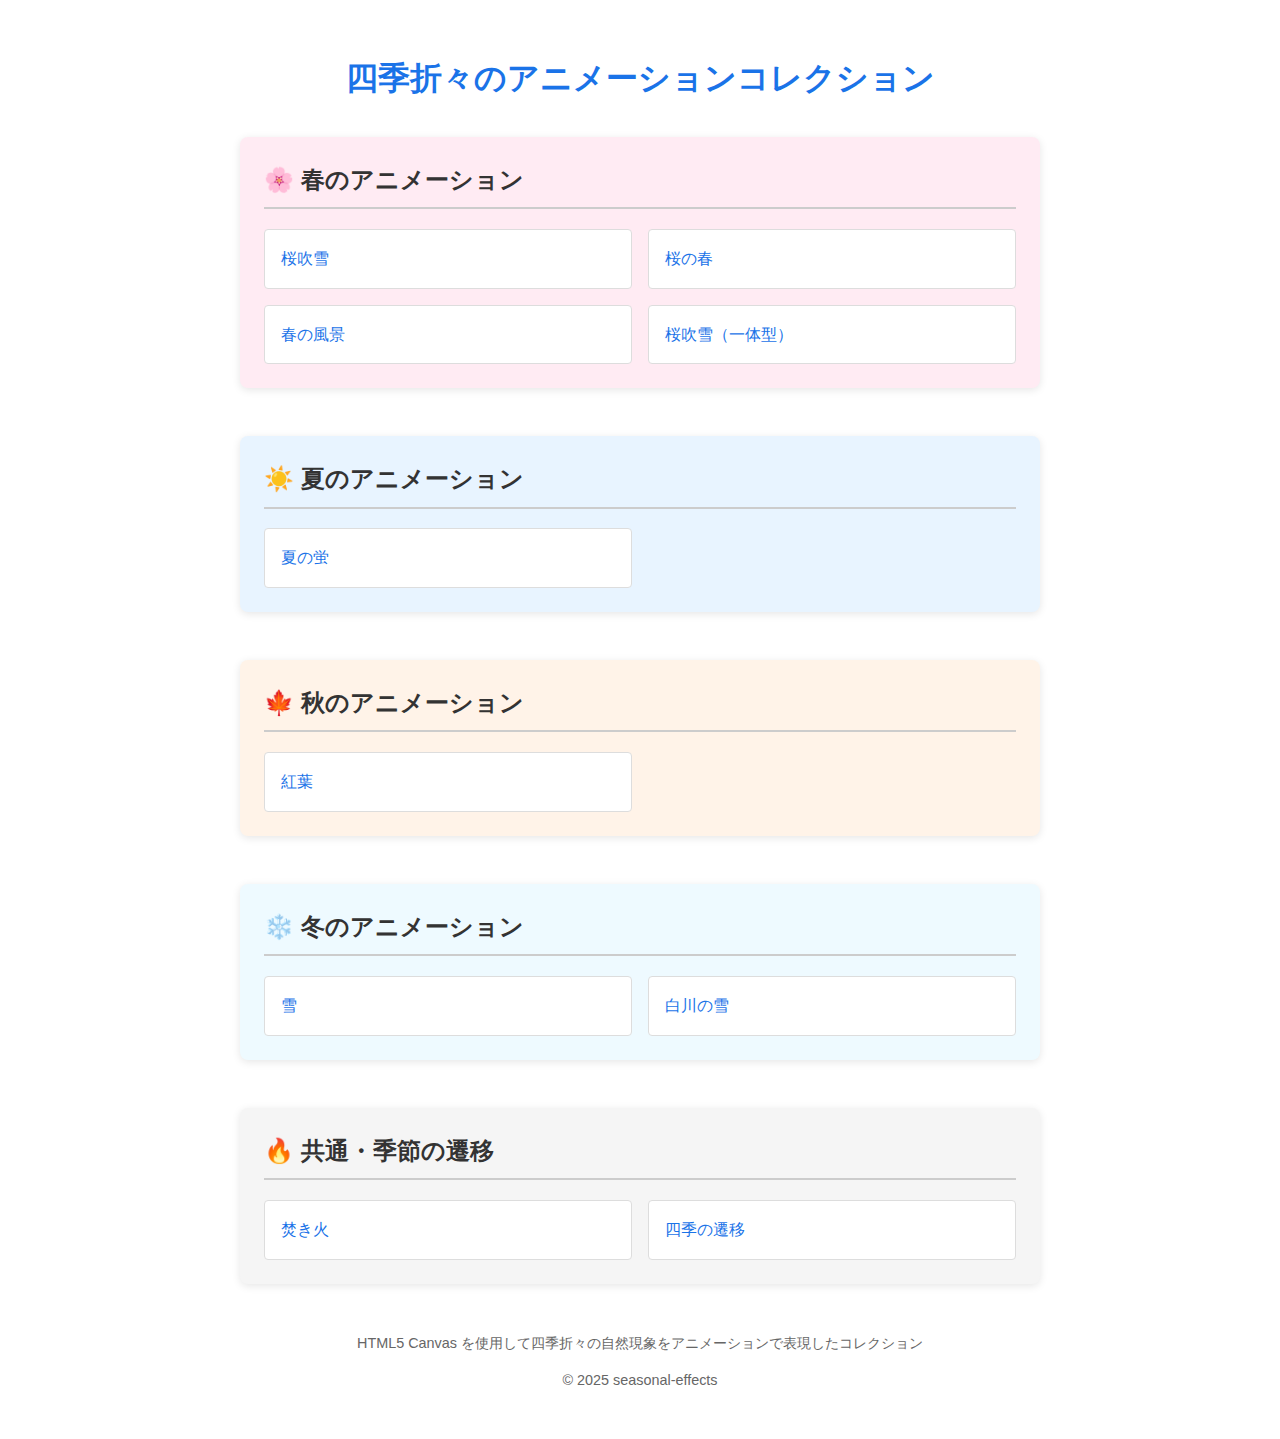
<file: index.html>
<!DOCTYPE html>
<html lang="ja">
  <head>
    <meta charset="UTF-8" />
    <meta name="viewport" content="width=device-width, initial-scale=1.0" />
    <title>四季折々のアニメーションコレクション</title>
    <style>
      body {
        font-family: -apple-system, BlinkMacSystemFont, 'Segoe UI', Roboto, Oxygen, Ubuntu, Cantarell, 'Open Sans', 'Helvetica Neue', sans-serif;
        max-width: 800px;
        margin: 0 auto;
        padding: 2rem;
        line-height: 1.6;
        color: #333;
      }
      
      h1 {
        color: #1a73e8;
        text-align: center;
        margin-bottom: 2rem;
      }
      
      .season-section {
        margin-bottom: 3rem;
        padding: 1.5rem;
        border-radius: 8px;
        box-shadow: 0 2px 8px rgba(0, 0, 0, 0.1);
      }
      
      .spring {
        background-color: #ffebf3;
      }
      
      .summer {
        background-color: #e8f4ff;
      }
      
      .autumn {
        background-color: #fff3e8;
      }
      
      .winter {
        background-color: #eefaff;
      }
      
      .all-seasons {
        background-color: #f5f5f5;
      }
      
      h2 {
        margin-top: 0;
        color: #333;
        border-bottom: 2px solid #ccc;
        padding-bottom: 0.5rem;
      }
      
      .demo-links {
        display: grid;
        grid-template-columns: repeat(auto-fill, minmax(250px, 1fr));
        gap: 1rem;
      }
      
      .demo-link {
        display: block;
        padding: 1rem;
        text-decoration: none;
        color: #1a73e8;
        border: 1px solid #ddd;
        border-radius: 4px;
        background-color: white;
        transition: all 0.2s ease;
      }
      
      .demo-link:hover {
        transform: translateY(-2px);
        box-shadow: 0 4px 12px rgba(0, 0, 0, 0.1);
      }
      
      footer {
        text-align: center;
        margin-top: 3rem;
        color: #666;
        font-size: 0.9rem;
      }
    </style>
  </head>
  <body>
    <h1>四季折々のアニメーションコレクション</h1>
    
    <div class="season-section spring">
      <h2>🌸 春のアニメーション</h2>
      <div class="demo-links">
        <a href="spring/sakura.html" class="demo-link">桜吹雪</a>
        <a href="spring/sakura-spring.html" class="demo-link">桜の春</a>
        <a href="spring/spring.html" class="demo-link">春の風景</a>
        <a href="spring/all-in-one-sakura.html" class="demo-link">桜吹雪（一体型）</a>
      </div>
    </div>
    
    <div class="season-section summer">
      <h2>☀️ 夏のアニメーション</h2>
      <div class="demo-links">
        <a href="summer/summer.html" class="demo-link">夏の蛍</a>
      </div>
    </div>
    
    <div class="season-section autumn">
      <h2>🍁 秋のアニメーション</h2>
      <div class="demo-links">
        <a href="autumn/autumn.html" class="demo-link">紅葉</a>
      </div>
    </div>
    
    <div class="season-section winter">
      <h2>❄️ 冬のアニメーション</h2>
      <div class="demo-links">
        <a href="winter/snow.html" class="demo-link">雪</a>
        <a href="winter/snow-shirakawa.html" class="demo-link">白川の雪</a>
      </div>
    </div>
    
    <div class="season-section all-seasons">
      <h2>🔥 共通・季節の遷移</h2>
      <div class="demo-links">
        <a href="all-seasons/fire.html" class="demo-link">焚き火</a>
        <a href="all-seasons/seasons.html" class="demo-link">四季の遷移</a>
      </div>
    </div>
    
    <footer>
      <p>HTML5 Canvas を使用して四季折々の自然現象をアニメーションで表現したコレクション</p>
      <p>&copy; 2025 seasonal-effects</p>
    </footer>
  </body>
</html>
</file>
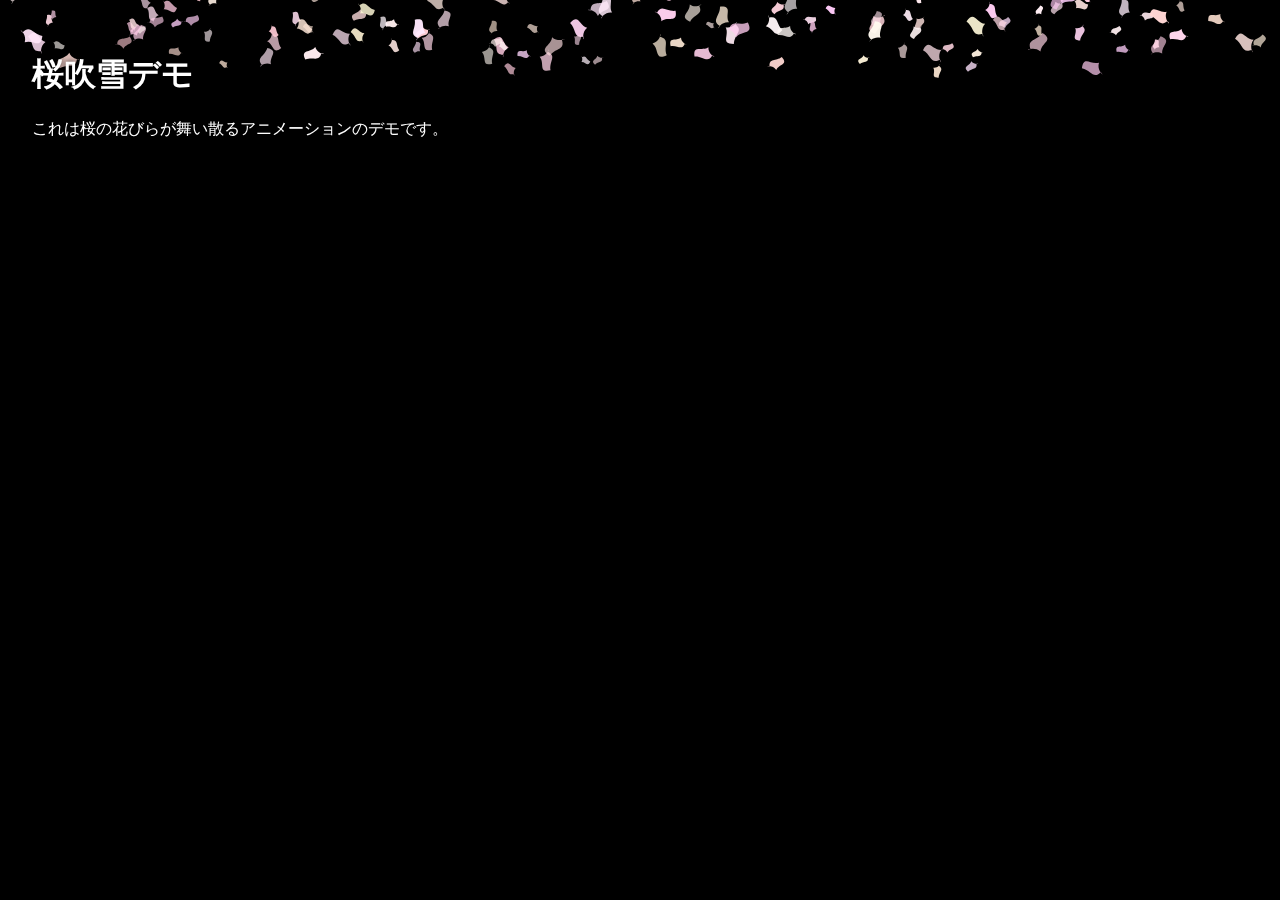
<file: all-in-one-sakura.html>
<!DOCTYPE html>
<html lang="ja">
  <head>
    <meta charset="UTF-8" />
    <meta name="viewport" content="width=device-width, initial-scale=1.0" />
    <title>桜吹雪アニメーション</title>
    <style>
      body {
        margin: 0;
        font-family: sans-serif;
        background-color: #000;
        overflow: hidden;
      }
      .content {
        position: relative;
        z-index: 1;
        padding: 2rem;
        color: white;
        text-shadow: 0 0 5px rgba(0, 0, 0, 0.8);
      }
      canvas {
        position: fixed;
        top: 0;
        left: 0;
        width: 100%;
        height: 100%;
        z-index: 0;
      }
    </style>
  </head>
  <body>
    <div class="content">
      <h1>桜吹雪デモ</h1>
      <p>これは桜の花びらが舞い散るアニメーションのデモです。</p>
    </div>

    <canvas id="sakura-canvas"></canvas>

    <script>
      "use strict";

      // Canvas要素を取得
      const sakuraCanvas = document.getElementById("sakura-canvas");

      // Canvas サイズの設定とリサイズ関数
      function resizeCanvas() {
        sakuraCanvas.width = window.innerWidth;
        sakuraCanvas.height = window.innerHeight;
        return true;
      }
      resizeCanvas();

      // コンテキストの取得
      const ctx = sakuraCanvas.getContext("2d");

      // 桜の花びらのクラス定義
      class SakuraPetal {
        constructor() {
          this.reset();
        }

        reset() {
          // 花びらの位置をランダムに設定
          this.x = Math.random() * sakuraCanvas.width;
          this.y = -10 - Math.random() * 50; // 画面の上から少し上に生成

          // 花びらのサイズをランダムに設定
          this.size = 7 + Math.random() * 10;

          // 透明度をランダムに設定
          this.opacity = 0.6 + Math.random() * 0.4;

          // 落下速度と横移動速度をランダムに設定
          this.speedY = 0.5 + Math.random() * 1.5;
          this.speedX = 0.2 + Math.random() * 0.8;
          this.speedRotate = 0.01 + Math.random() * 0.03;

          // 横移動の方向をランダムに設定
          this.direction = Math.random() > 0.5 ? 1 : -1;

          // 花びらの回転角度
          this.rotation = Math.random() * Math.PI * 2;

          // 揺れの振幅と頻度
          this.swing = {
            amplitude: 0.5 + Math.random() * 1.5,
            frequency: 0.01 + Math.random() * 0.02,
          };

          // 揺れの時間オフセット
          this.timeOffset = Math.random() * 100;

          // ピンク色の色合いをランダムに設定
          this.color = this.getRandomSakuraColor();
        }

        // ランダムな桜色を生成
        getRandomSakuraColor() {
          // 桜色の範囲 (ピンク系)
          const r = 255;
          const g = 200 + Math.floor(Math.random() * 50);
          const b = 210 + Math.floor(Math.random() * 45);
          return `rgba(${r}, ${g}, ${b}, ${this.opacity})`;
        }

        // 花びらの更新処理
        update(time) {
          // Y方向の移動 (落下)
          this.y += this.speedY;

          // X方向の移動 (風などによる揺れ)
          const swingOffset =
            Math.sin(time * this.swing.frequency + this.timeOffset) *
            this.swing.amplitude;
          this.x += this.speedX * this.direction + swingOffset;

          // 回転
          this.rotation += this.speedRotate;

          // 画面外に出たら再配置
          if (
            this.y > sakuraCanvas.height + 10 ||
            this.x < -20 ||
            this.x > sakuraCanvas.width + 20
          ) {
            this.reset();
          }
        }

        // 花びらの描画処理
        draw() {
          ctx.save();

          // 花びらの中心に移動して回転
          ctx.translate(this.x, this.y);
          ctx.rotate(this.rotation);

          // 花びらの描画
          ctx.fillStyle = this.color;
          ctx.beginPath();

          // 花びらの形を描画（ハート型に近い形）
          this.drawPetalShape();

          ctx.fill();
          ctx.restore();
        }

        // 花びらの形状を描画
        drawPetalShape() {
          const s = this.size;

          // 桜の花びらの形状
          ctx.moveTo(0, 0);
          ctx.bezierCurveTo(s / 4, -s / 2, s, -s / 3, s / 2, -s);
          ctx.bezierCurveTo(0, -s / 1.5, -s / 2, -s, -s / 2, -s / 3);
          ctx.bezierCurveTo(-s, -s / 3, -s / 4, -s / 2, 0, 0);
        }
      }

      // 設定
      const sakuraConfig = {
        petalCount: 150, // 花びらの数
        backgroundColor: "rgba(0, 0, 0, 0.1)", // 背景色
        windChange: 0.01, // 風向きの変化速度
      };

      // 花びらの配列
      const petals = [];

      // 花びらの初期化
      function initPetals() {
        for (let i = 0; i < sakuraConfig.petalCount; i++) {
          petals.push(new SakuraPetal());
        }
      }

      // アニメーションタイマー
      let animationTime = 0;
      let lastUpdateTime = Date.now();

      // アニメーションの更新関数
      function update() {
        const now = Date.now();
        const dt = (now - lastUpdateTime) / 1000;
        lastUpdateTime = now;

        animationTime += dt;

        // キャンバスのリサイズ確認
        resizeCanvas();

        // キャンバスをクリア
        ctx.clearRect(0, 0, sakuraCanvas.width, sakuraCanvas.height);

        // 半透明の背景を描画（軌跡を残す効果）
        ctx.fillStyle = sakuraConfig.backgroundColor;
        ctx.fillRect(0, 0, sakuraCanvas.width, sakuraCanvas.height);

        // 全ての花びらを更新して描画
        petals.forEach((petal) => {
          petal.update(animationTime);
          petal.draw();
        });

        // 次のフレームを要求
        requestAnimationFrame(update);
      }

      // 初期化と開始
      initPetals();

      // 最初のアニメーションフレームをリクエスト
      update();

      // ウィンドウリサイズイベント
      window.addEventListener("resize", resizeCanvas);
    </script>
  </body>
</html>
</file>
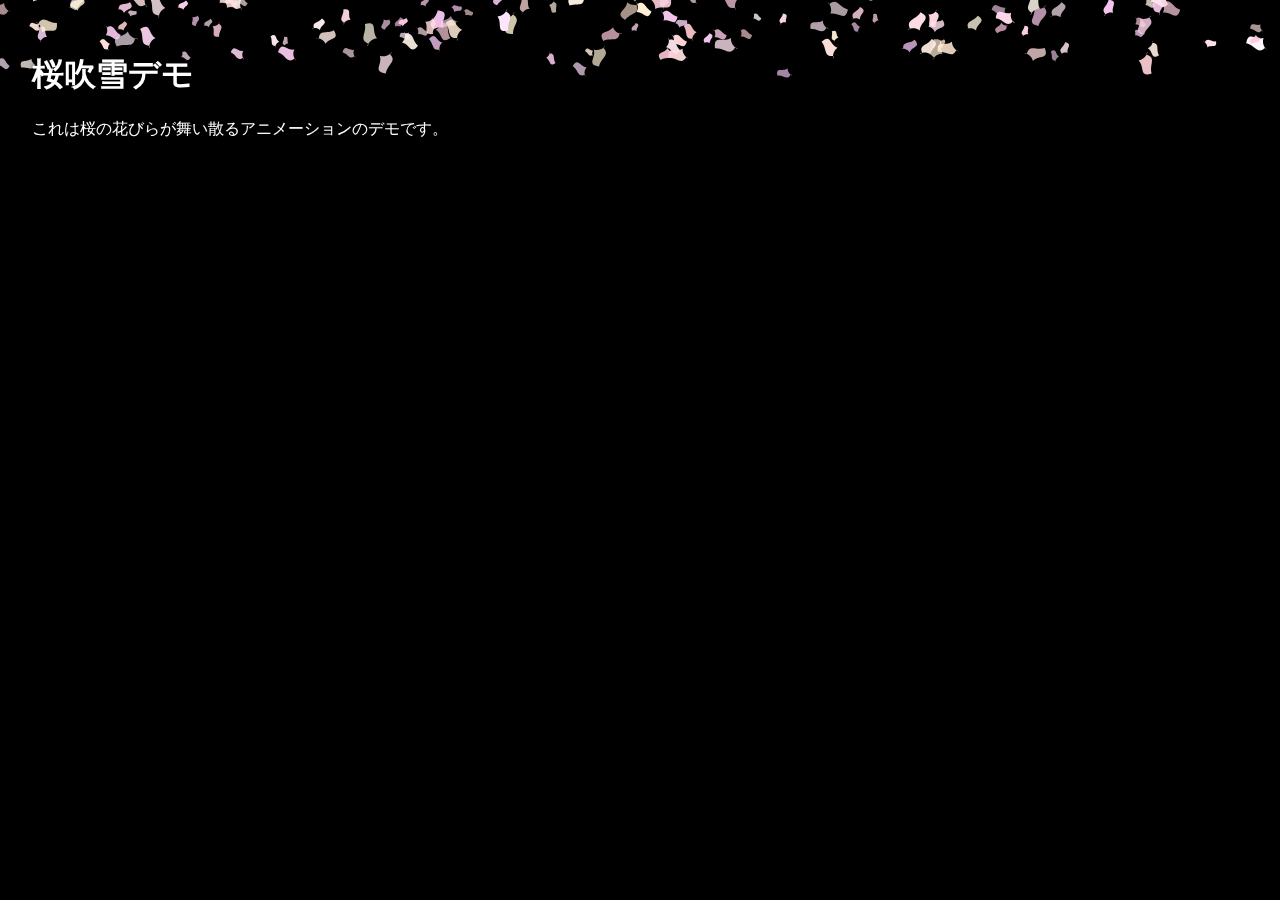
<file: sakura.html>
<!DOCTYPE html>
<html lang="ja">
  <head>
    <meta charset="UTF-8" />
    <meta name="viewport" content="width=device-width, initial-scale=1.0" />
    <title>桜吹雪アニメーション</title>
    <link rel="stylesheet" href="sakura.css" />
  </head>
  <body>
    <div class="content">
      <h1>桜吹雪デモ</h1>
      <p>これは桜の花びらが舞い散るアニメーションのデモです。</p>
    </div>

    <canvas id="sakura-canvas"></canvas>

    <script src="sakura.js"></script>
  </body>
</html>
</file>
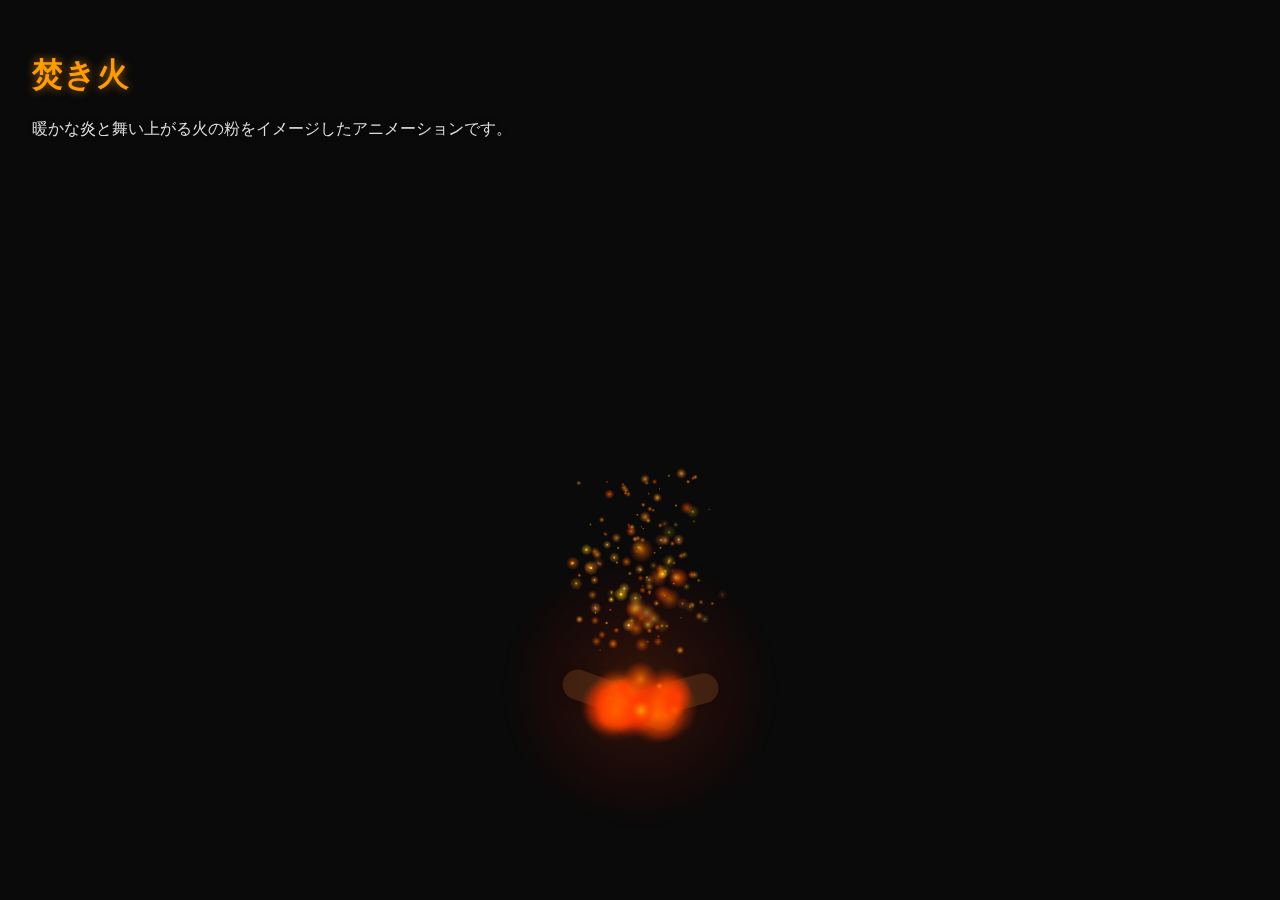
<file: all-seasons/fire.html>
<!DOCTYPE html>
<html lang="ja">
  <head>
    <meta charset="UTF-8" />
    <meta name="viewport" content="width=device-width, initial-scale=1.0" />
    <title>焚き火</title>
    <link rel="stylesheet" href="fire.css" />
  </head>
  <body>
    <div class="content">
      <h1>焚き火</h1>
      <p>暖かな炎と舞い上がる火の粉をイメージしたアニメーションです。</p>
    </div>

    <div id="fireplace-container">
      <div id="logs"></div>
      <canvas id="fire-canvas"></canvas>
    </div>

    <script src="fire.js"></script>
  </body>
</html>
</file>
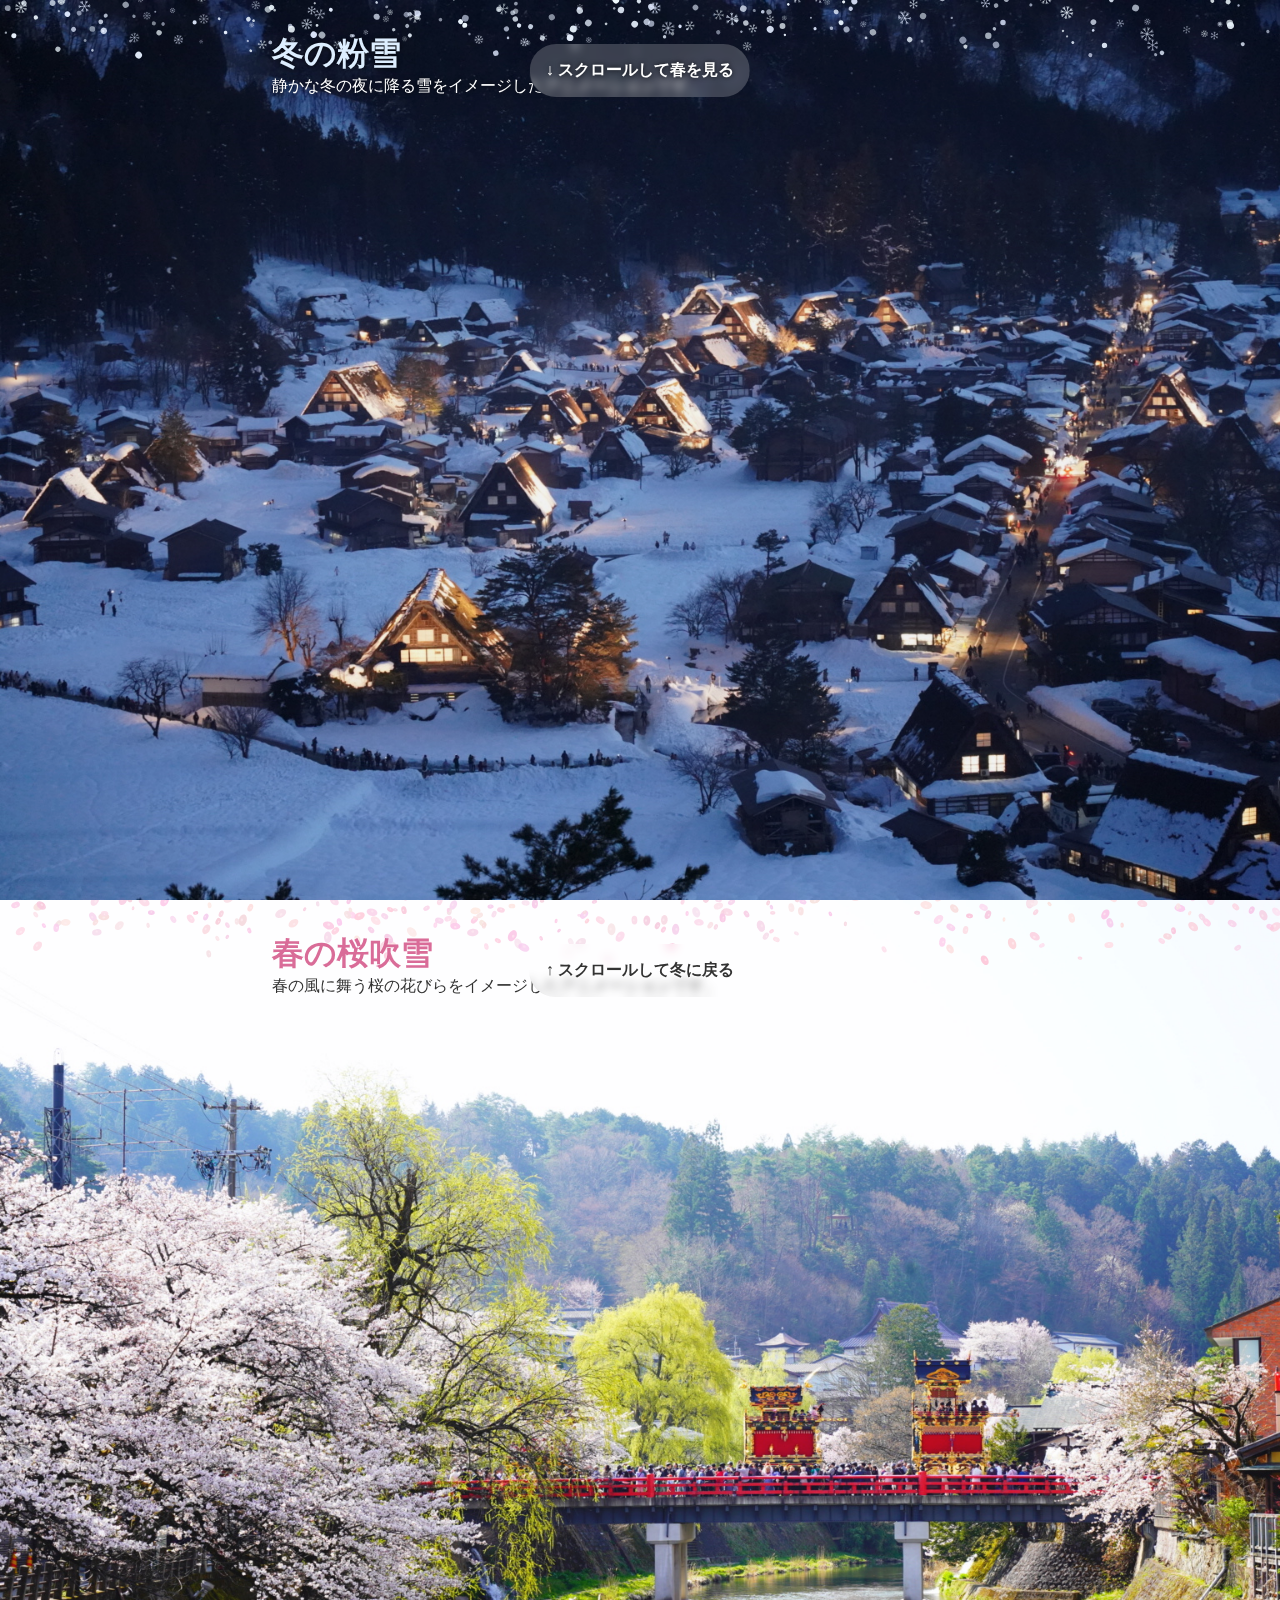
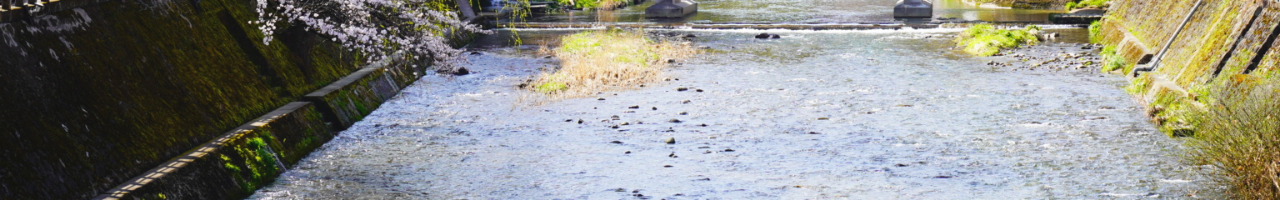
<file: all-seasons/seasons.html>
<!DOCTYPE html>
<html lang="ja">
  <head>
    <meta charset="UTF-8" />
    <meta name="viewport" content="width=device-width, initial-scale=1.0" />
    <title>四季の移ろい</title>
    <link rel="stylesheet" href="seasons.css" />
  </head>
  <body>
    <!-- 冬のセクション -->
    <section id="winter">
      <div class="content">
        <h1>冬の粉雪</h1>
        <p>静かな冬の夜に降る雪をイメージしたアニメーションです。</p>
        <div class="scroll-hint">↓ スクロールして春を見る</div>
      </div>
      <canvas id="snow-canvas"></canvas>
    </section>

    <!-- 春のセクション -->
    <section id="spring">
      <div class="content">
        <h1>春の桜吹雪</h1>
        <p>春の風に舞う桜の花びらをイメージしたアニメーションです。</p>
        <div class="scroll-hint">↑ スクロールして冬に戻る</div>
      </div>
      <canvas id="sakura-canvas"></canvas>
    </section>

    <!-- スクリプト -->
    <script src="seasons.js"></script>
  </body>
</html>
</file>
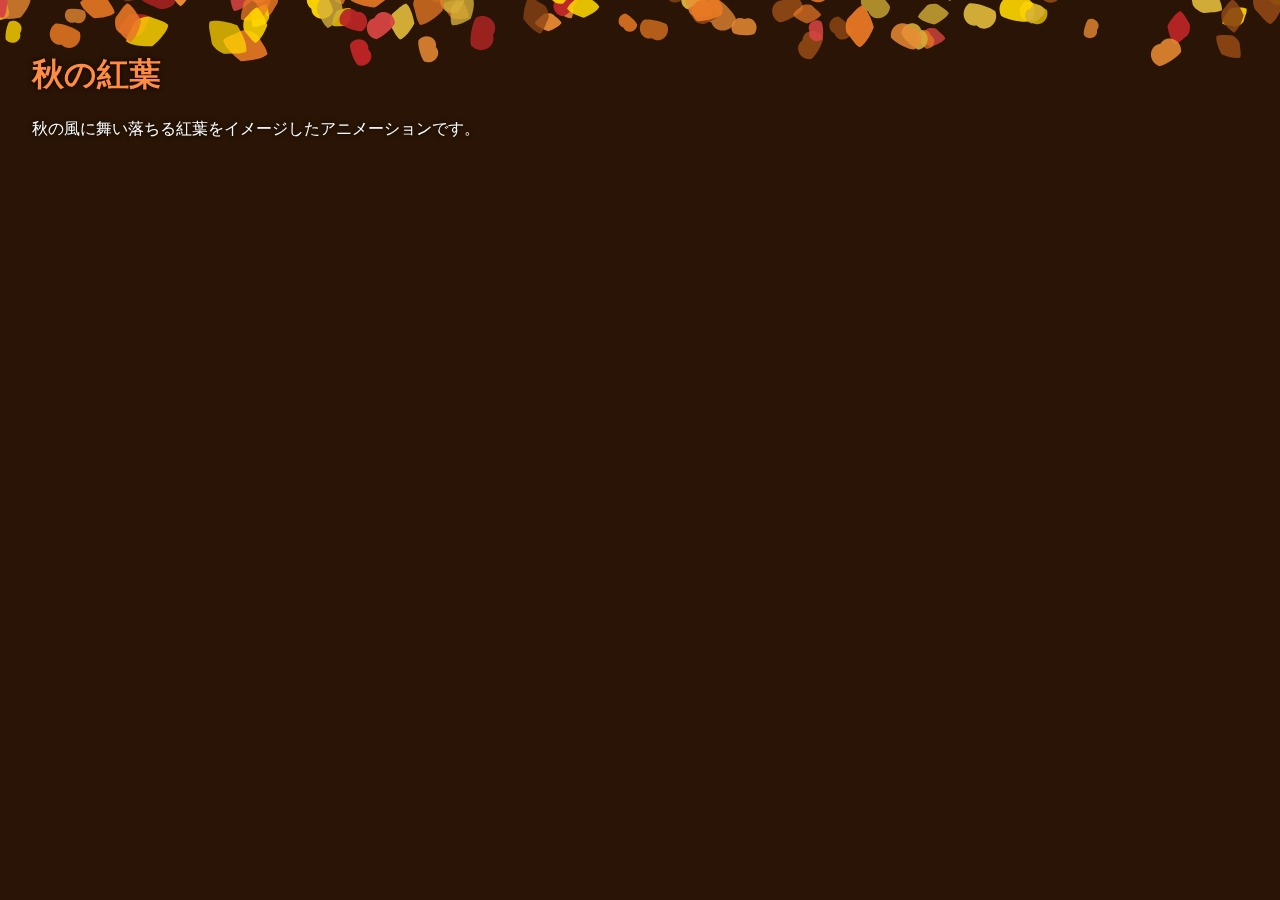
<file: autumn/autumn.html>
<!DOCTYPE html>
<html lang="ja">
  <head>
    <meta charset="UTF-8" />
    <meta name="viewport" content="width=device-width, initial-scale=1.0" />
    <title>秋の紅葉</title>
    <link rel="stylesheet" href="autumn.css" />
  </head>
  <body>
    <div class="content">
      <h1>秋の紅葉</h1>
      <p>秋の風に舞い落ちる紅葉をイメージしたアニメーションです。</p>
    </div>

    <canvas id="autumn-canvas"></canvas>

    <script src="autumn.js"></script>
  </body>
</html>
</file>
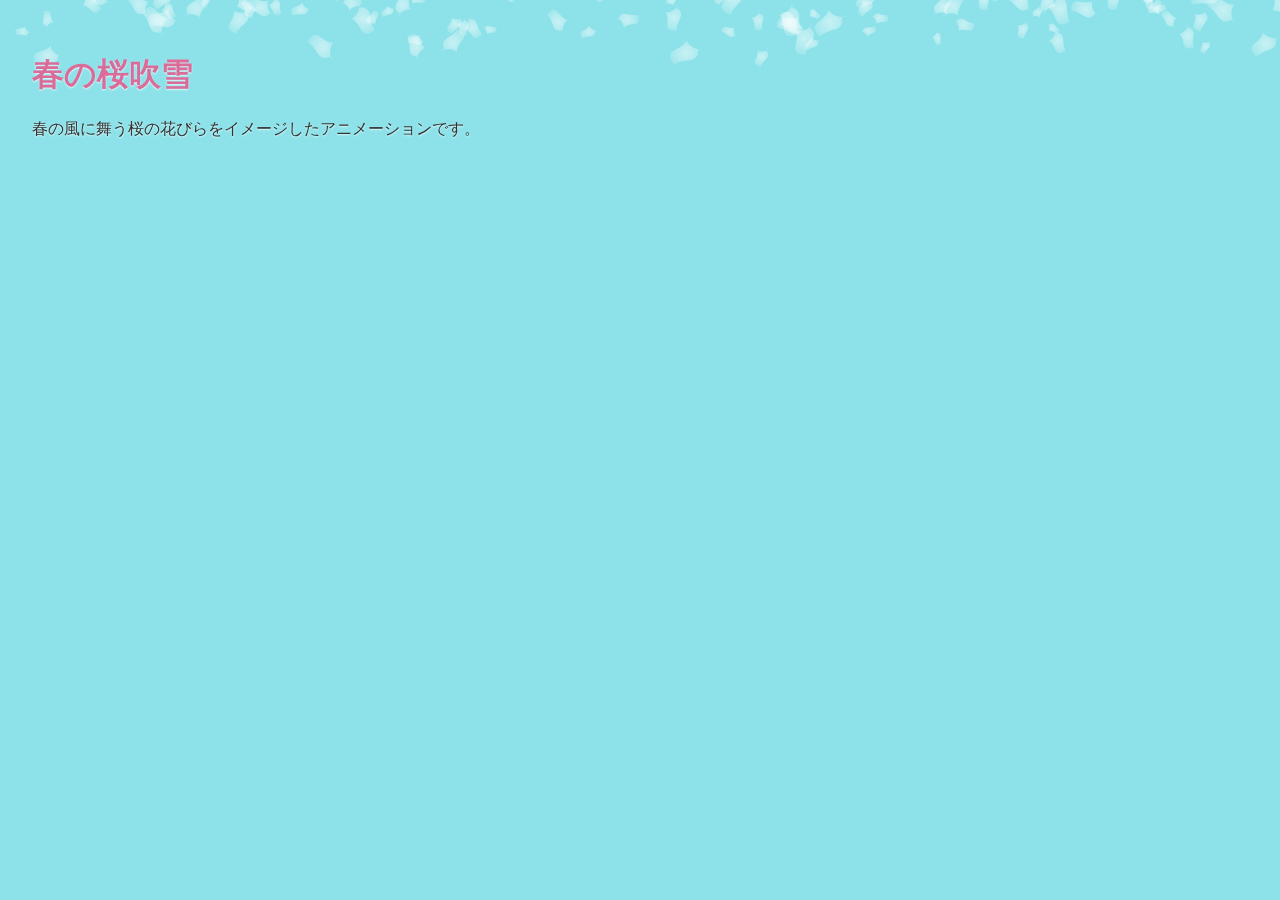
<file: sakura-spring/sakura-spring.html>
<!DOCTYPE html>
<html lang="ja">
  <head>
    <meta charset="UTF-8" />
    <meta name="viewport" content="width=device-width, initial-scale=1.0" />
    <title>春の桜吹雪</title>
    <link rel="stylesheet" href="sakura-spring.css" />
  </head>
  <body>
    <div class="content">
      <h1>春の桜吹雪</h1>
      <p>春の風に舞う桜の花びらをイメージしたアニメーションです。</p>
    </div>

    <canvas id="sakura-canvas"></canvas>

    <script src="sakura-spring.js"></script>
  </body>
</html>
</file>
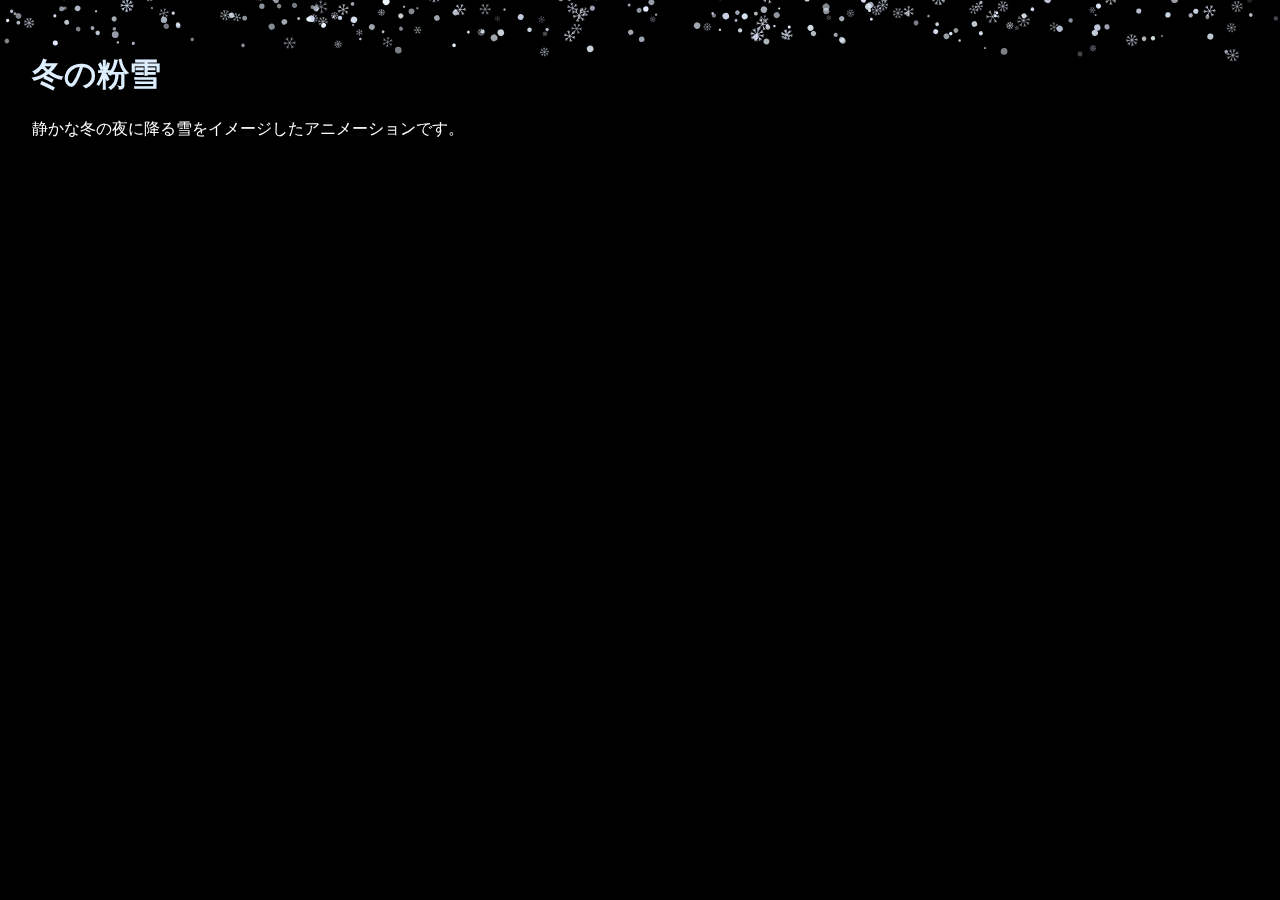
<file: snow/snow.html>
<!DOCTYPE html>
<html lang="ja">
  <head>
    <meta charset="UTF-8" />
    <meta name="viewport" content="width=device-width, initial-scale=1.0" />
    <title>冬の粉雪</title>
    <link rel="stylesheet" href="snow.css" />
  </head>
  <body>
    <div class="content">
      <h1>冬の粉雪</h1>
      <p>静かな冬の夜に降る雪をイメージしたアニメーションです。</p>
    </div>

    <canvas id="sakura-canvas"></canvas>

    <script src="snow.js"></script>
  </body>
</html>
</file>
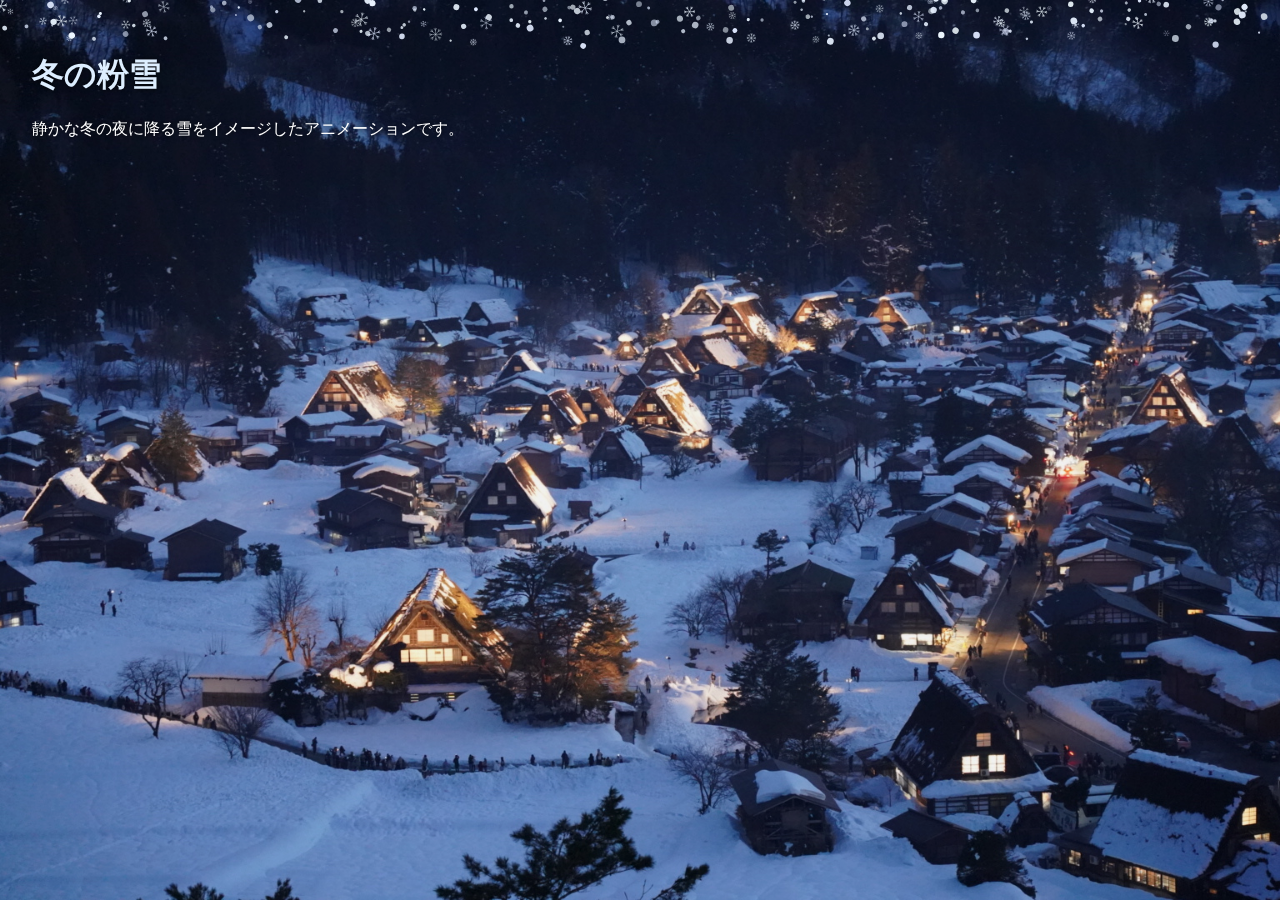
<file: snowshirakawa/snow.html>
<!DOCTYPE html>
<html lang="ja">
  <head>
    <meta charset="UTF-8" />
    <meta name="viewport" content="width=device-width, initial-scale=1.0" />
    <title>冬の雪景色</title>
    <link rel="stylesheet" href="snow.css" />
  </head>
  <body>
    <div class="content">
      <h1>冬の粉雪</h1>
      <p>静かな冬の夜に降る雪をイメージしたアニメーションです。</p>
    </div>

    <canvas id="sakura-canvas"></canvas>

    <script src="snow.js"></script>
  </body>
</html>
</file>
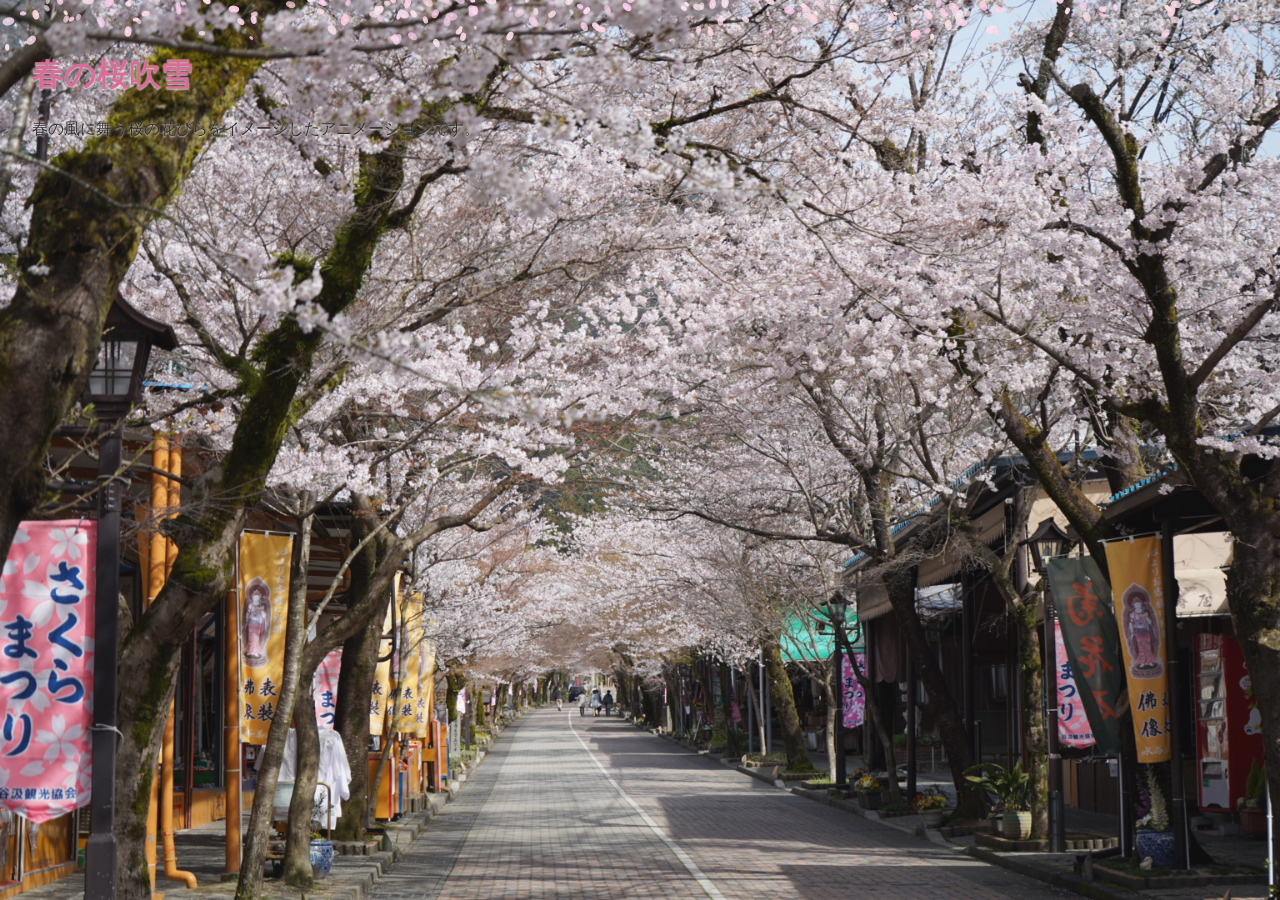
<file: spring/spring.html>
<!DOCTYPE html>
<html lang="ja">
  <head>
    <meta charset="UTF-8" />
    <meta name="viewport" content="width=device-width, initial-scale=1.0" />
    <title>春の桜吹雪</title>
    <link rel="stylesheet" href="spring.css" />
  </head>
  <body>
    <div class="content">
      <h1>春の桜吹雪</h1>
      <p>春の風に舞う桜の花びらをイメージしたアニメーションです。</p>
    </div>

    <canvas id="sakura-canvas"></canvas>

    <script src="spring.js"></script>
  </body>
</html>
</file>
<file: sakura.css>
/* 桜吹雪アニメーション用スタイル */

body {
  margin: 0;
  font-family: sans-serif;
  background-color: #000;
  overflow: hidden;
}

.content {
  position: relative;
  z-index: 1;
  padding: 2rem;
  color: white;
  text-shadow: 0 0 5px rgba(0, 0, 0, 0.8);
}

#sakura-canvas {
  position: fixed;
  top: 0;
  left: 0;
  width: 100%;
  height: 100%;
  z-index: 0;
}
</file>
<file: all-seasons/fire.css>
/* 焚き火のアニメーション用スタイル */

body {
  margin: 0;
  font-family: sans-serif;
  background-color: #0a0a0a; /* 暗い夜の背景 */
  overflow: hidden;
  color: #ddd;
}

.content {
  position: relative;
  z-index: 1;
  padding: 2rem;
  text-shadow: 0 0 5px rgba(0, 0, 0, 0.8);
}

.content h1 {
  color: #ff9d00; /* 炎の色 */
  text-shadow: 0 0 10px rgba(255, 157, 0, 0.6);
}

#fireplace-container {
  position: fixed;
  top: 0;
  left: 0;
  width: 100%;
  height: 100%;
  z-index: 0;
  display: flex;
  justify-content: center;
  align-items: center;
}

#fire-canvas {
  position: absolute;
  width: 100%;
  height: 100%;
  z-index: 1;
}

#logs {
  position: absolute;
  bottom: 20%;
  width: 200px;
  height: 50px;
  display: flex;
  z-index: 0;
}

#logs::before,
#logs::after {
  content: "";
  position: absolute;
  width: 120px;
  height: 30px;
  background-color: #3a2614; /* 木の色 */
  border-radius: 15px;
  box-shadow: 0 0 10px rgba(0, 0, 0, 0.5);
}

#logs::before {
  transform: rotate(20deg);
  left: 20px;
  bottom: 5px;
}

#logs::after {
  transform: rotate(-15deg);
  right: 20px;
  bottom: 5px;
}
</file>
<file: all-seasons/seasons.css>
/* 四季の移ろいアニメーション用スタイル */

* {
  margin: 0;
  padding: 0;
  box-sizing: border-box;
}

html,
body {
  overflow-x: hidden;
  font-family: sans-serif;
  scroll-behavior: smooth; /* スクロールをスムーズに */
}

/* セクション共通スタイル */
section {
  position: relative;
  width: 100%;
  height: 100vh; /* 画面の高さいっぱい */
  overflow: hidden;
}

/* 冬のセクション */
#winter {
  background-color: #000; /* フォールバック色 */
  background-image: url("winter.jpg");
  background-size: cover;
  background-position: center;
}

/* 春のセクション */
#spring {
  background-color: #69dae2cb; /* フォールバック色 */
  background-image: url("spring.jpg");
  background-size: cover;
  background-position: center;
}

.content {
  position: relative;
  z-index: 1;
  padding: 2rem;
  max-width: 800px;
  margin: 0 auto;
}

#winter .content {
  color: white;
  text-shadow: 0 0 5px rgba(0, 0, 0, 0.8);
}

#winter .content h1 {
  color: #ddeeff; /* 氷のような青白色 */
}

#spring .content {
  color: #333; /* 暗めの文字色 */
  text-shadow: 0 1px 2px rgba(255, 255, 255, 0.8);
}

#spring .content h1 {
  color: #d96c98; /* 桜色のタイトル */
}

canvas {
  position: absolute;
  top: 0;
  left: 0;
  width: 100%;
  height: 100%;
  z-index: 0;
}

/* スクロールヒント */
.scroll-hint {
  position: absolute;
  bottom: 2rem;
  left: 50%;
  transform: translateX(-50%);
  padding: 1rem;
  background: rgba(255, 255, 255, 0.2);
  border-radius: 50px;
  backdrop-filter: blur(5px);
  font-weight: bold;
  animation: pulse 2s infinite;
}

@keyframes pulse {
  0% {
    opacity: 0.7;
  }
  50% {
    opacity: 1;
  }
  100% {
    opacity: 0.7;
  }
}
</file>
<file: autumn/autumn.css>
/* 紅葉のアニメーション用スタイル */

body {
  margin: 0;
  font-family: sans-serif;
  background-color: #2a1506; /* 秋の深い茶色の背景 */
  overflow: hidden;
}

.content {
  position: relative;
  z-index: 1;
  padding: 2rem;
  color: white;
  text-shadow: 0 0 5px rgba(0, 0, 0, 0.8);
}

.content h1 {
  color: #ff8c42; /* 暖かい秋色 */
}

#autumn-canvas {
  position: fixed;
  top: 0;
  left: 0;
  width: 100%;
  height: 100%;
  z-index: 0;
}
</file>
<file: sakura-spring/sakura-spring.css>
/* 春の桜吹雪アニメーション用スタイル */

body {
  margin: 0;
  font-family: sans-serif;
  background-color: #69dae2cb; /* 春らしい淡い青空色 */
  overflow: hidden;
}

.content {
  position: relative;
  z-index: 1;
  padding: 2rem;
  color: #333; /* 暗めの文字色 */
  text-shadow: 0 1px 2px rgba(255, 255, 255, 0.8);
}

.content h1 {
  color: #d96c98; /* 桜色のタイトル */
}

#sakura-canvas {
  position: fixed;
  top: 0;
  left: 0;
  width: 100%;
  height: 100%;
  z-index: 0;
}
</file>
<file: snow/snow.css>
/* 雪のアニメーション用スタイル */

body {
  margin: 0;
  font-family: sans-serif;
  background-color: #000; /* 夜空をイメージした黒背景 */
  overflow: hidden;
}

.content {
  position: relative;
  z-index: 1;
  padding: 2rem;
  color: white;
  text-shadow: 0 0 5px rgba(0, 0, 0, 0.8);
}

.content h1 {
  color: #ddeeff; /* 氷のような青白色 */
}

#sakura-canvas {
  position: fixed;
  top: 0;
  left: 0;
  width: 100%;
  height: 100%;
  z-index: 0;
}
</file>
<file: snowshirakawa/snow.css>
/* 雪のアニメーション用スタイル */

body {
  margin: 0;
  font-family: sans-serif;
  background-color: #000; /* 夜空をイメージした黒背景（画像が読み込めない場合のフォールバック） */
  background-image: url('winter.jpg'); /* 冬の背景画像 */
  background-size: cover; /* 画面いっぱいに表示 */
  background-position: center; /* 中央に配置 */
  background-attachment: fixed; /* スクロールしても固定 */
  overflow: hidden;
}

.content {
  position: relative;
  z-index: 1;
  padding: 2rem;
  color: white;
  text-shadow: 0 0 5px rgba(0, 0, 0, 0.8);
}

.content h1 {
  color: #ddeeff; /* 氷のような青白色 */
}

#sakura-canvas {
  position: fixed;
  top: 0;
  left: 0;
  width: 100%;
  height: 100%;
  z-index: 0;
}
</file>
<file: spring/spring.css>
/* 春の桜吹雪アニメーション用スタイル */

body {
  margin: 0;
  font-family: sans-serif;
  background-color: #69dae2cb; /* フォールバック色 */
  background-image: url("spring.jpg"); /* 春の背景画像 */
  background-size: cover; /* 画面いっぱいに表示 */
  background-position: center; /* 中央に配置 */
  background-attachment: fixed; /* スクロールしても固定 */
  overflow: hidden;
}

.content {
  position: relative;
  z-index: 1;
  padding: 2rem;
  color: #333; /* 暗めの文字色 */
  text-shadow: 0 1px 2px rgba(255, 255, 255, 0.8);
}

.content h1 {
  color: #d96c98; /* 桜色のタイトル */
}

#sakura-canvas {
  position: fixed;
  top: 0;
  left: 0;
  width: 100%;
  height: 100%;
  z-index: 0;
}
</file>
